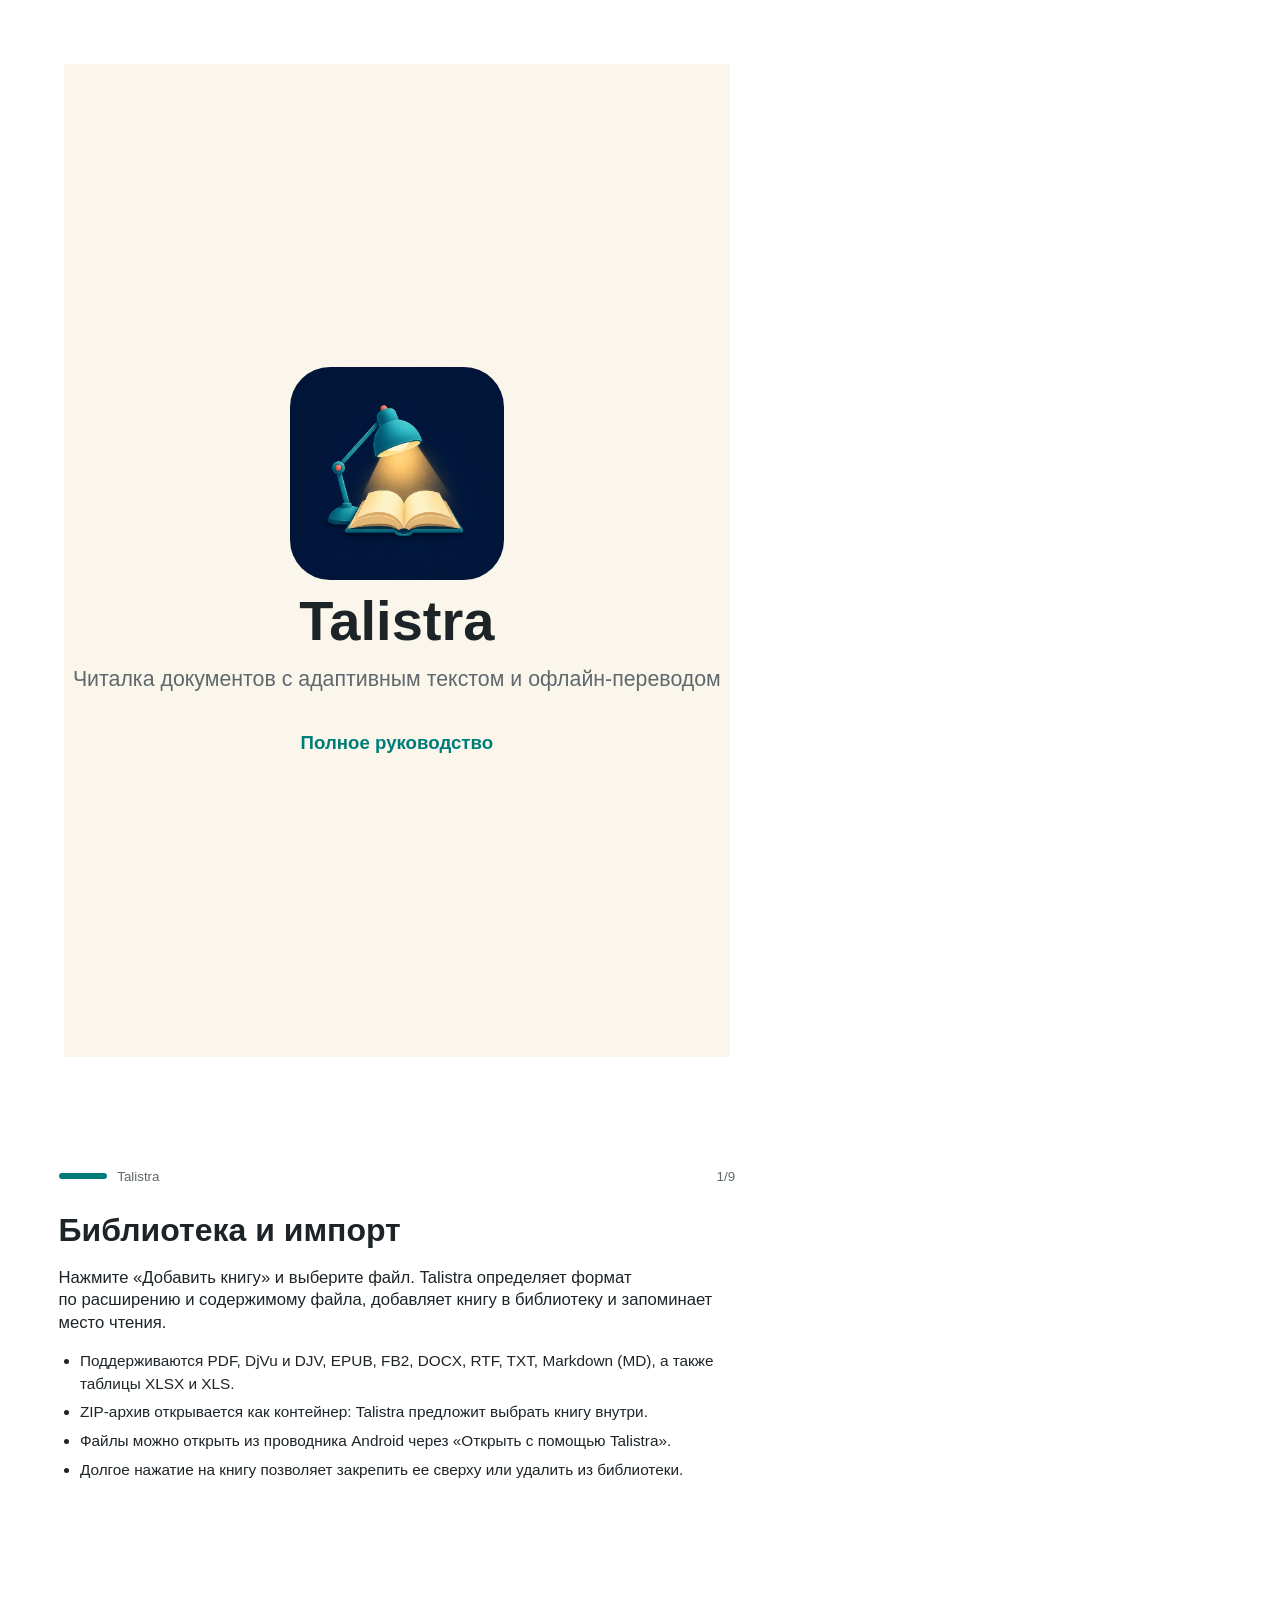
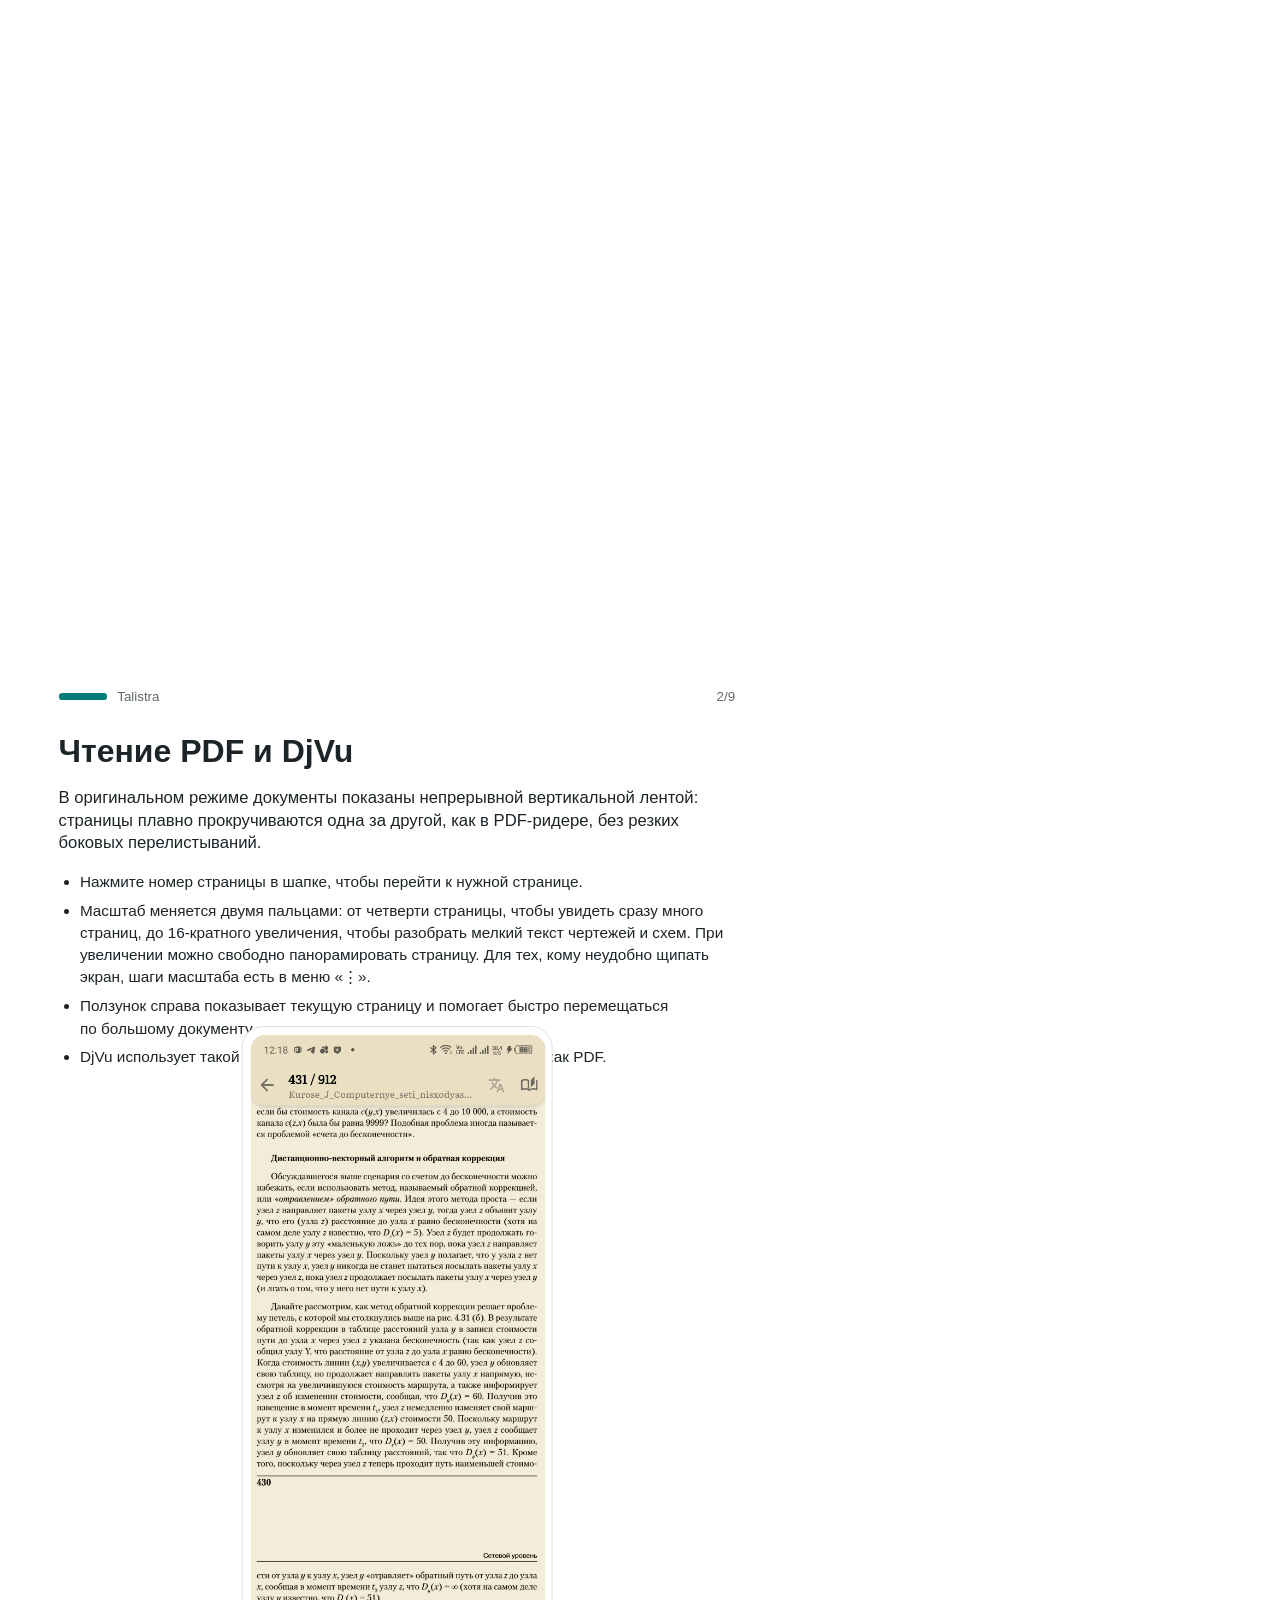
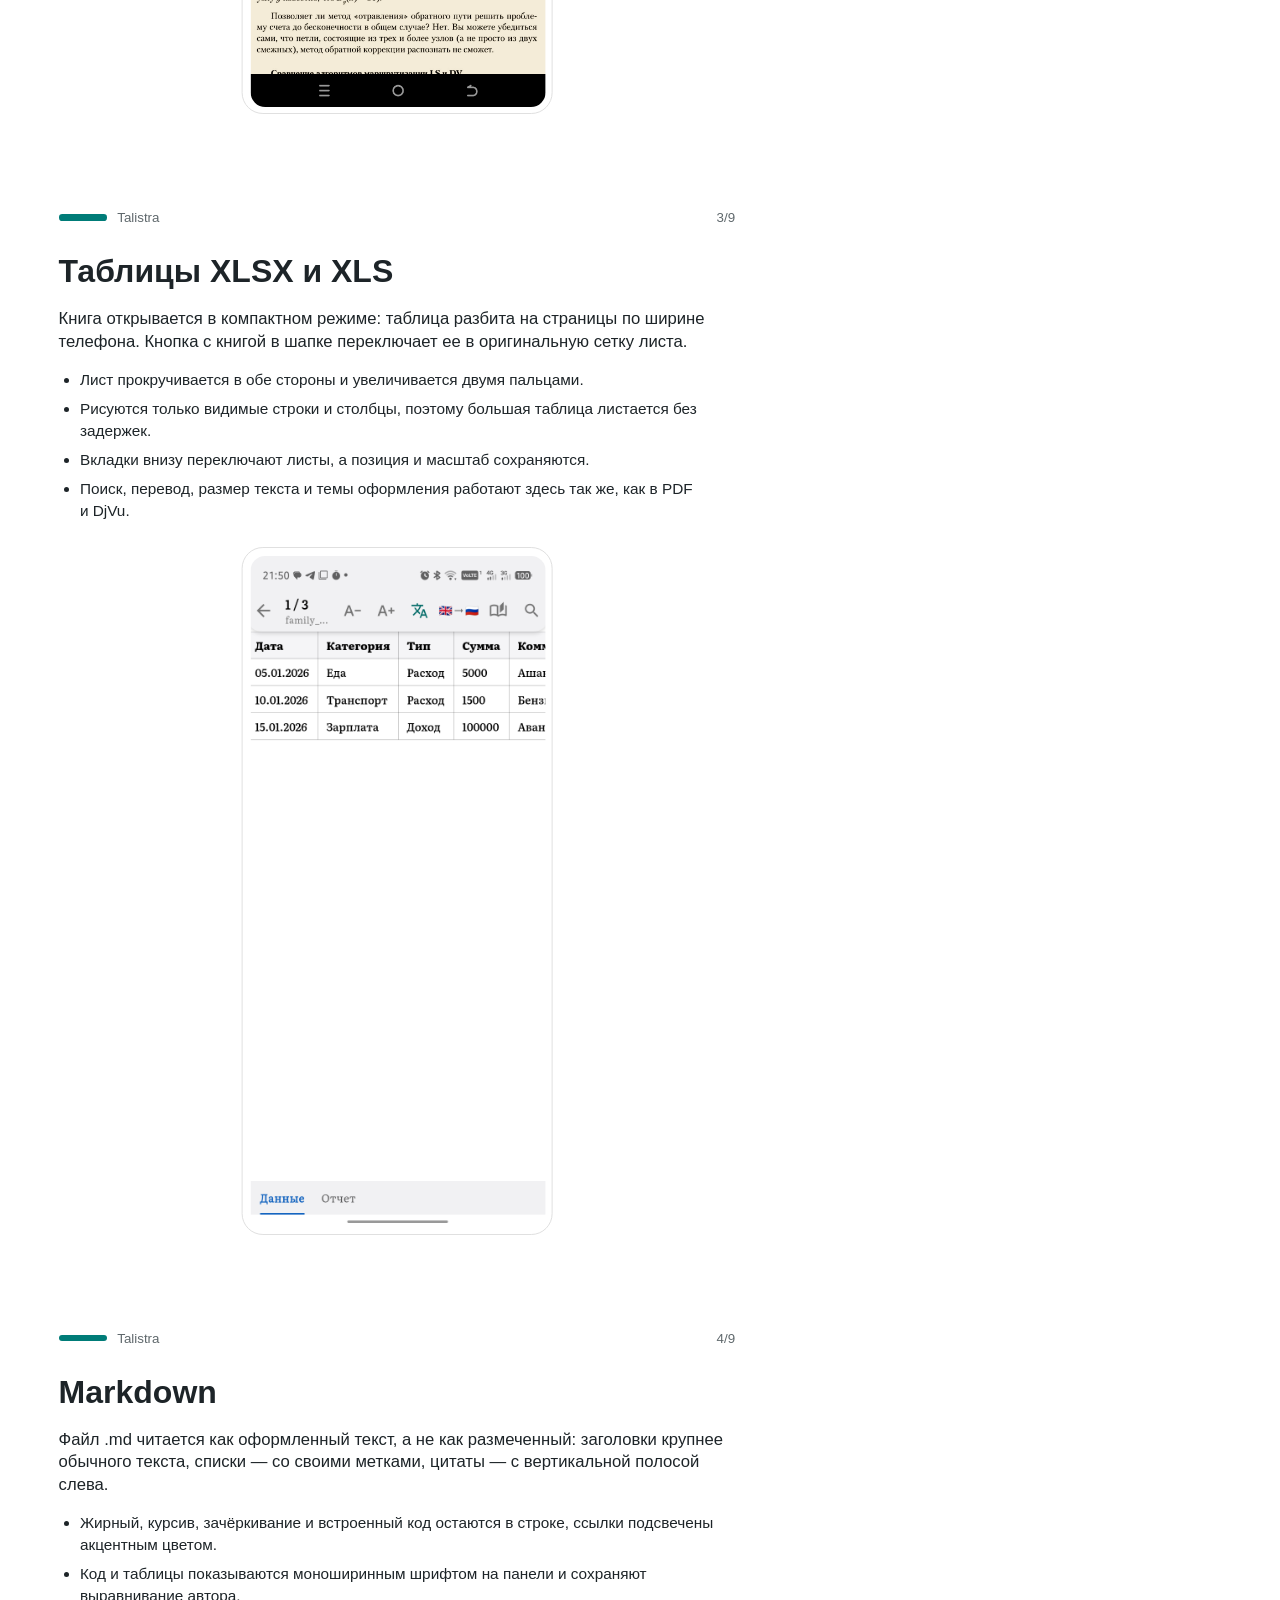
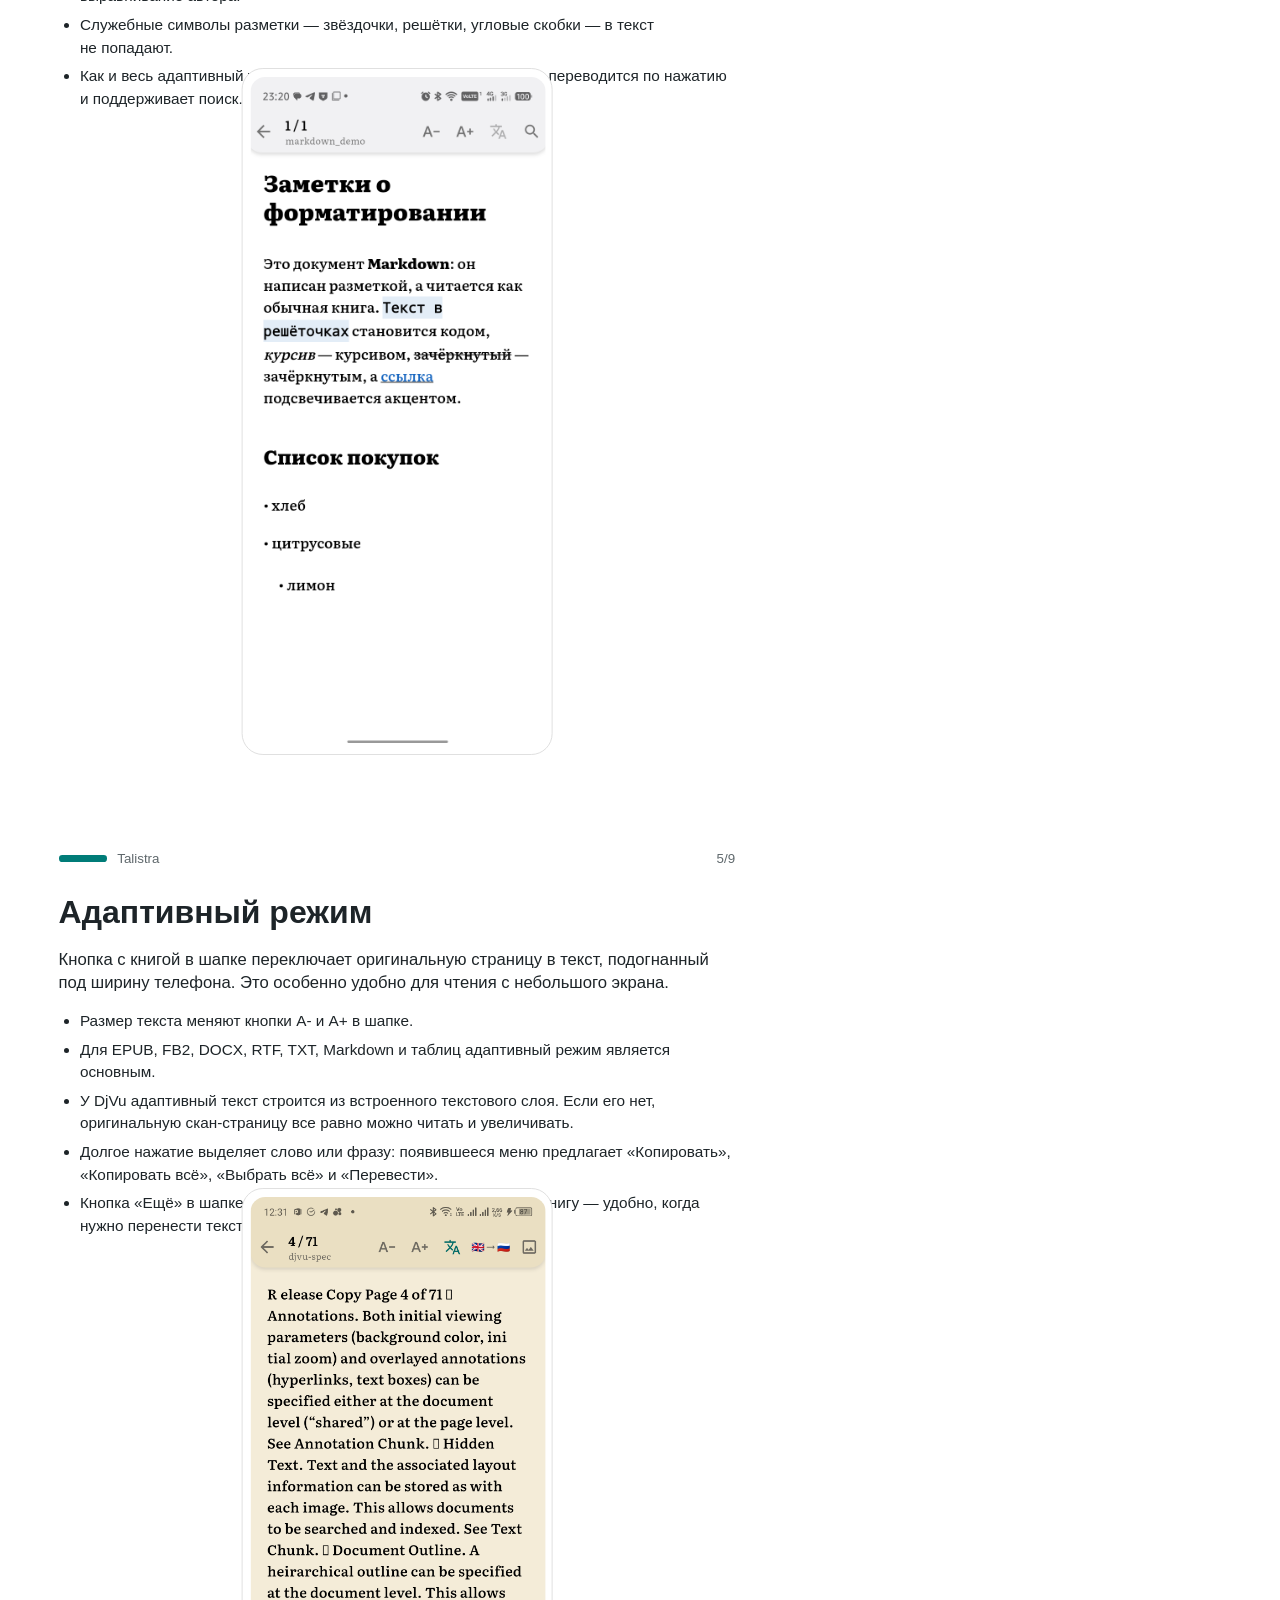
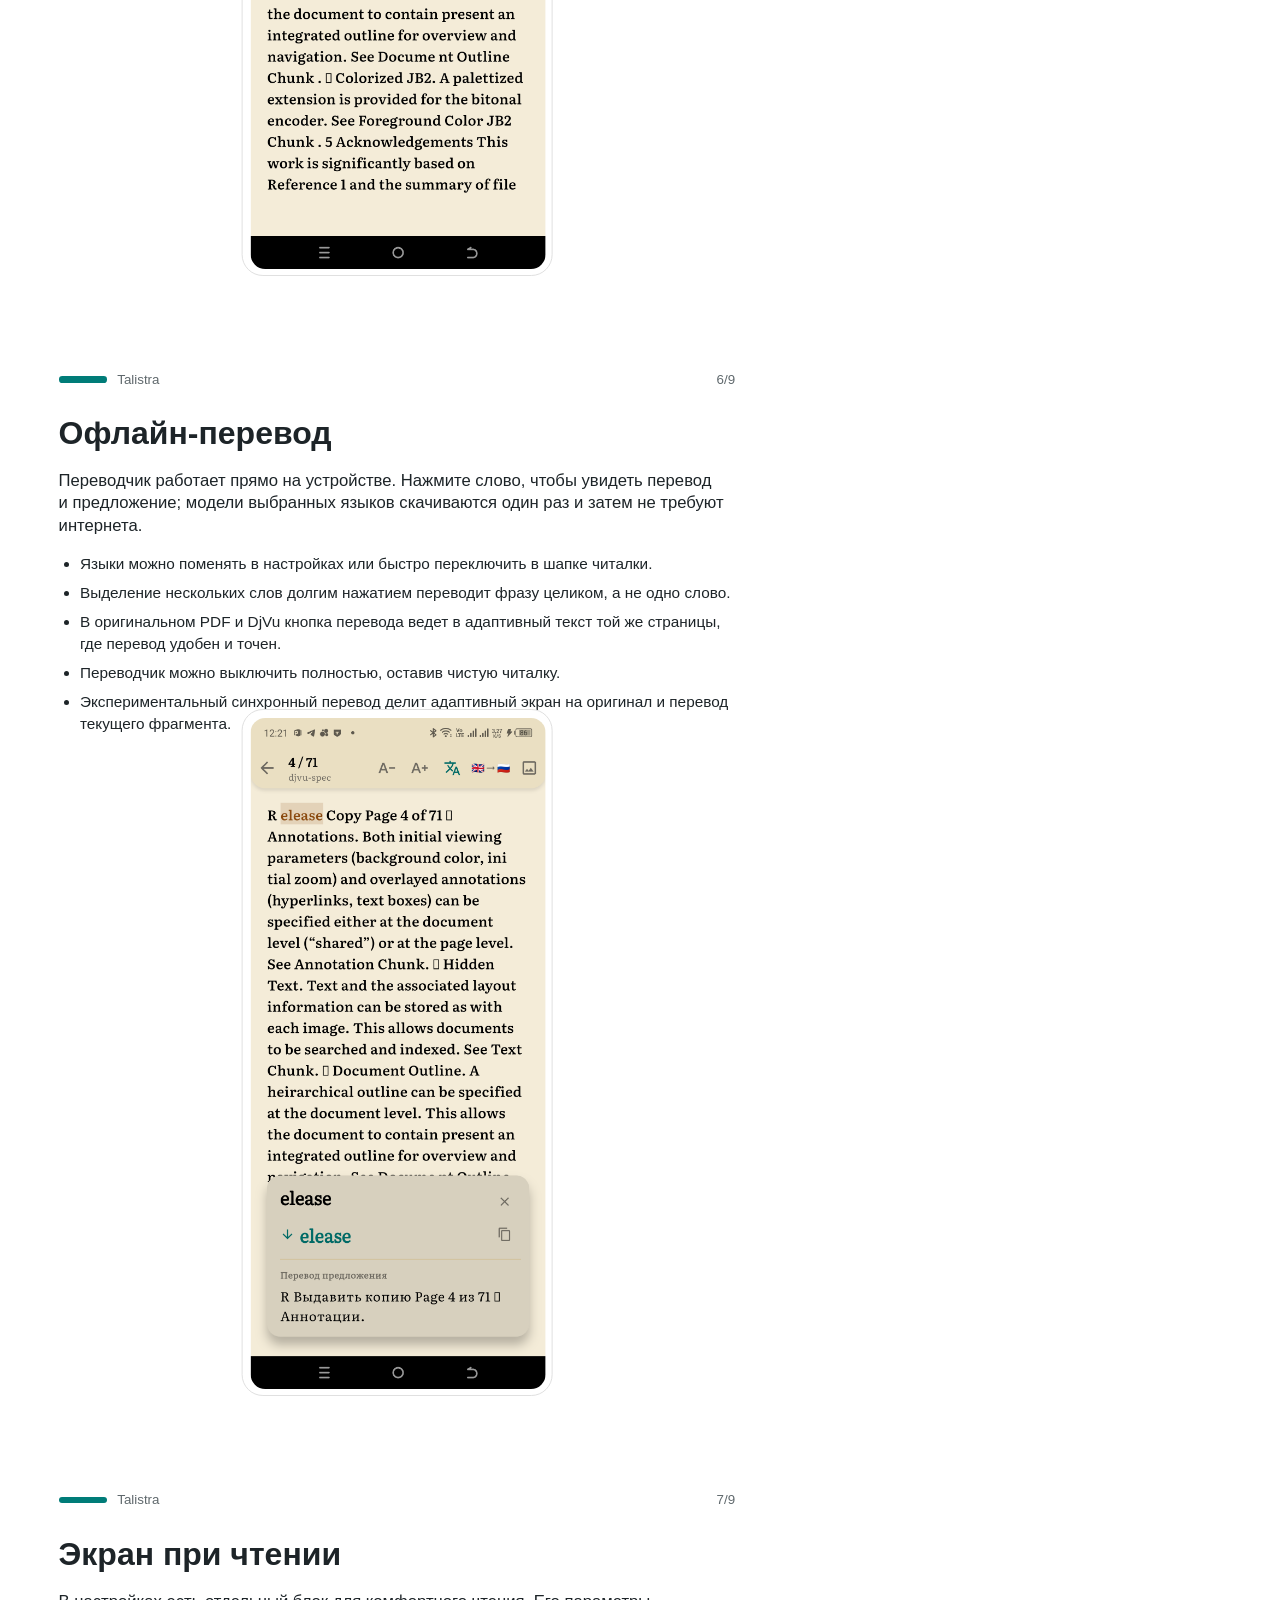
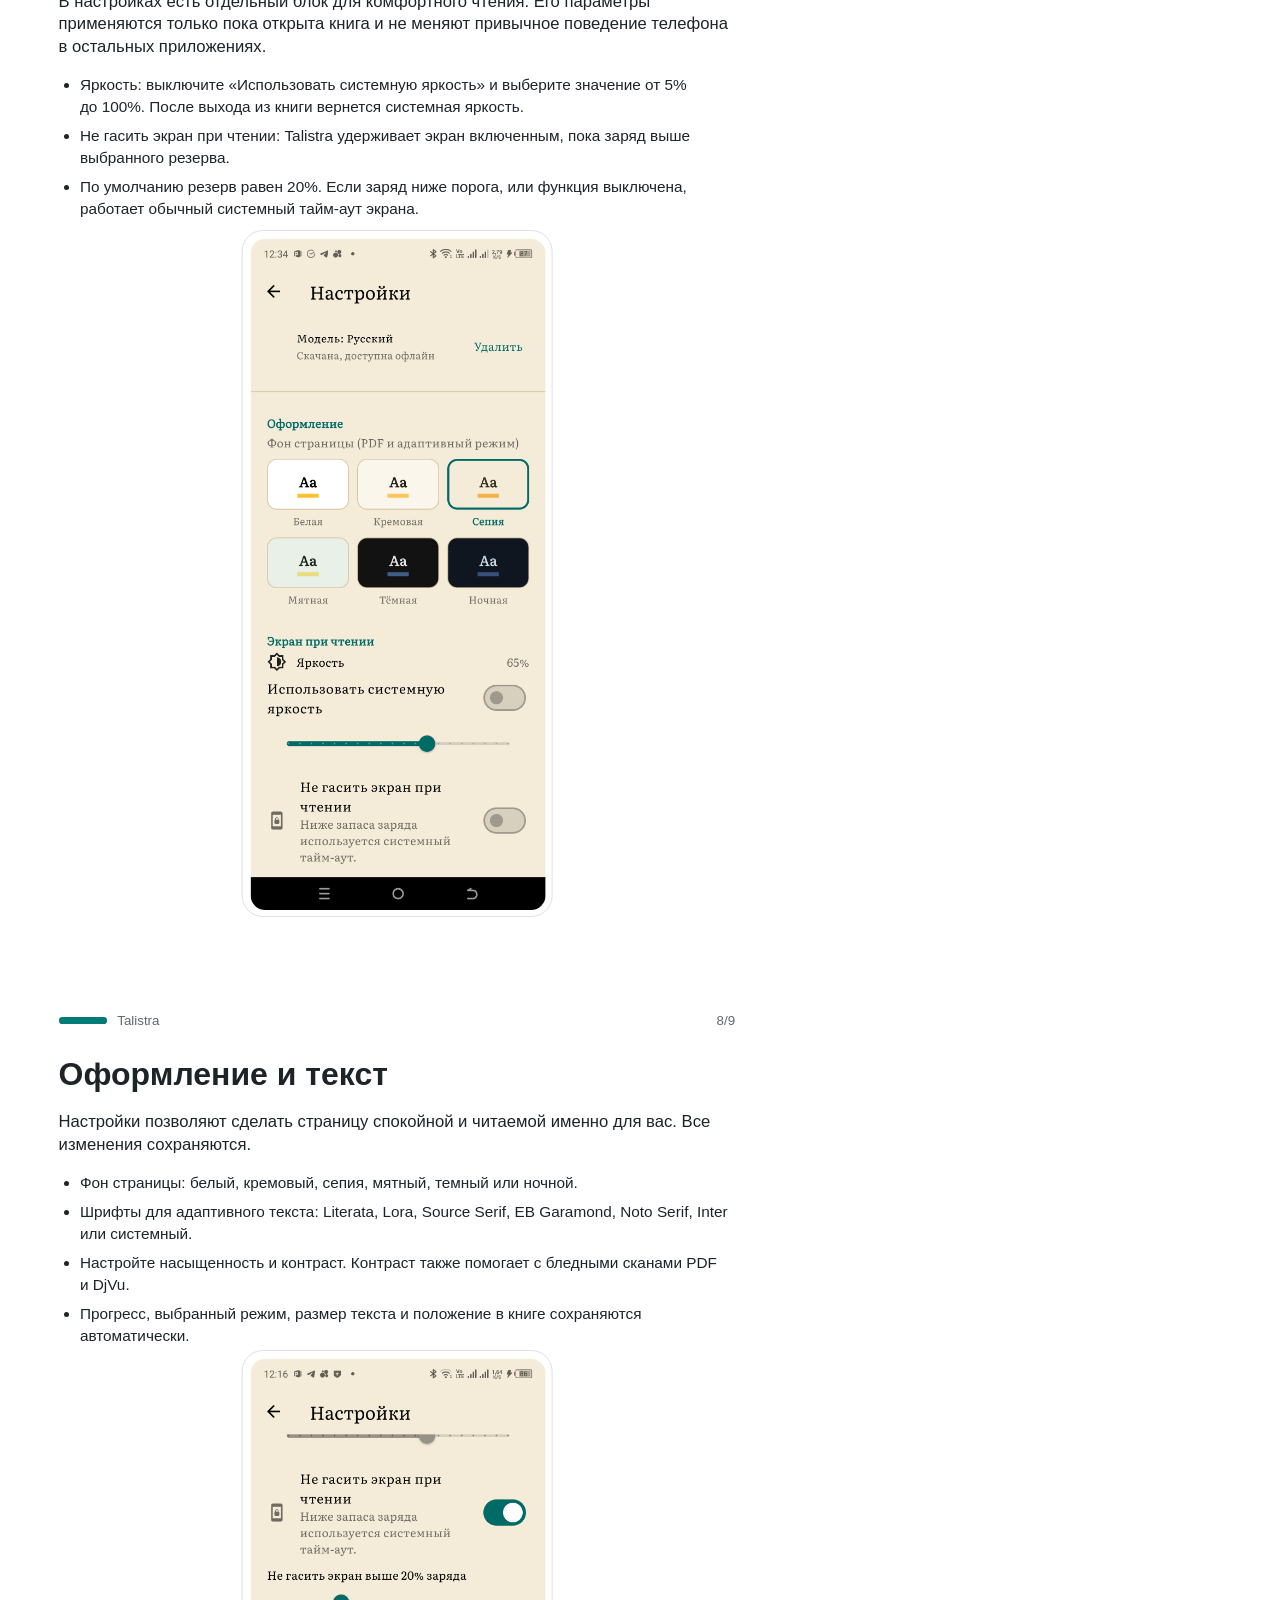
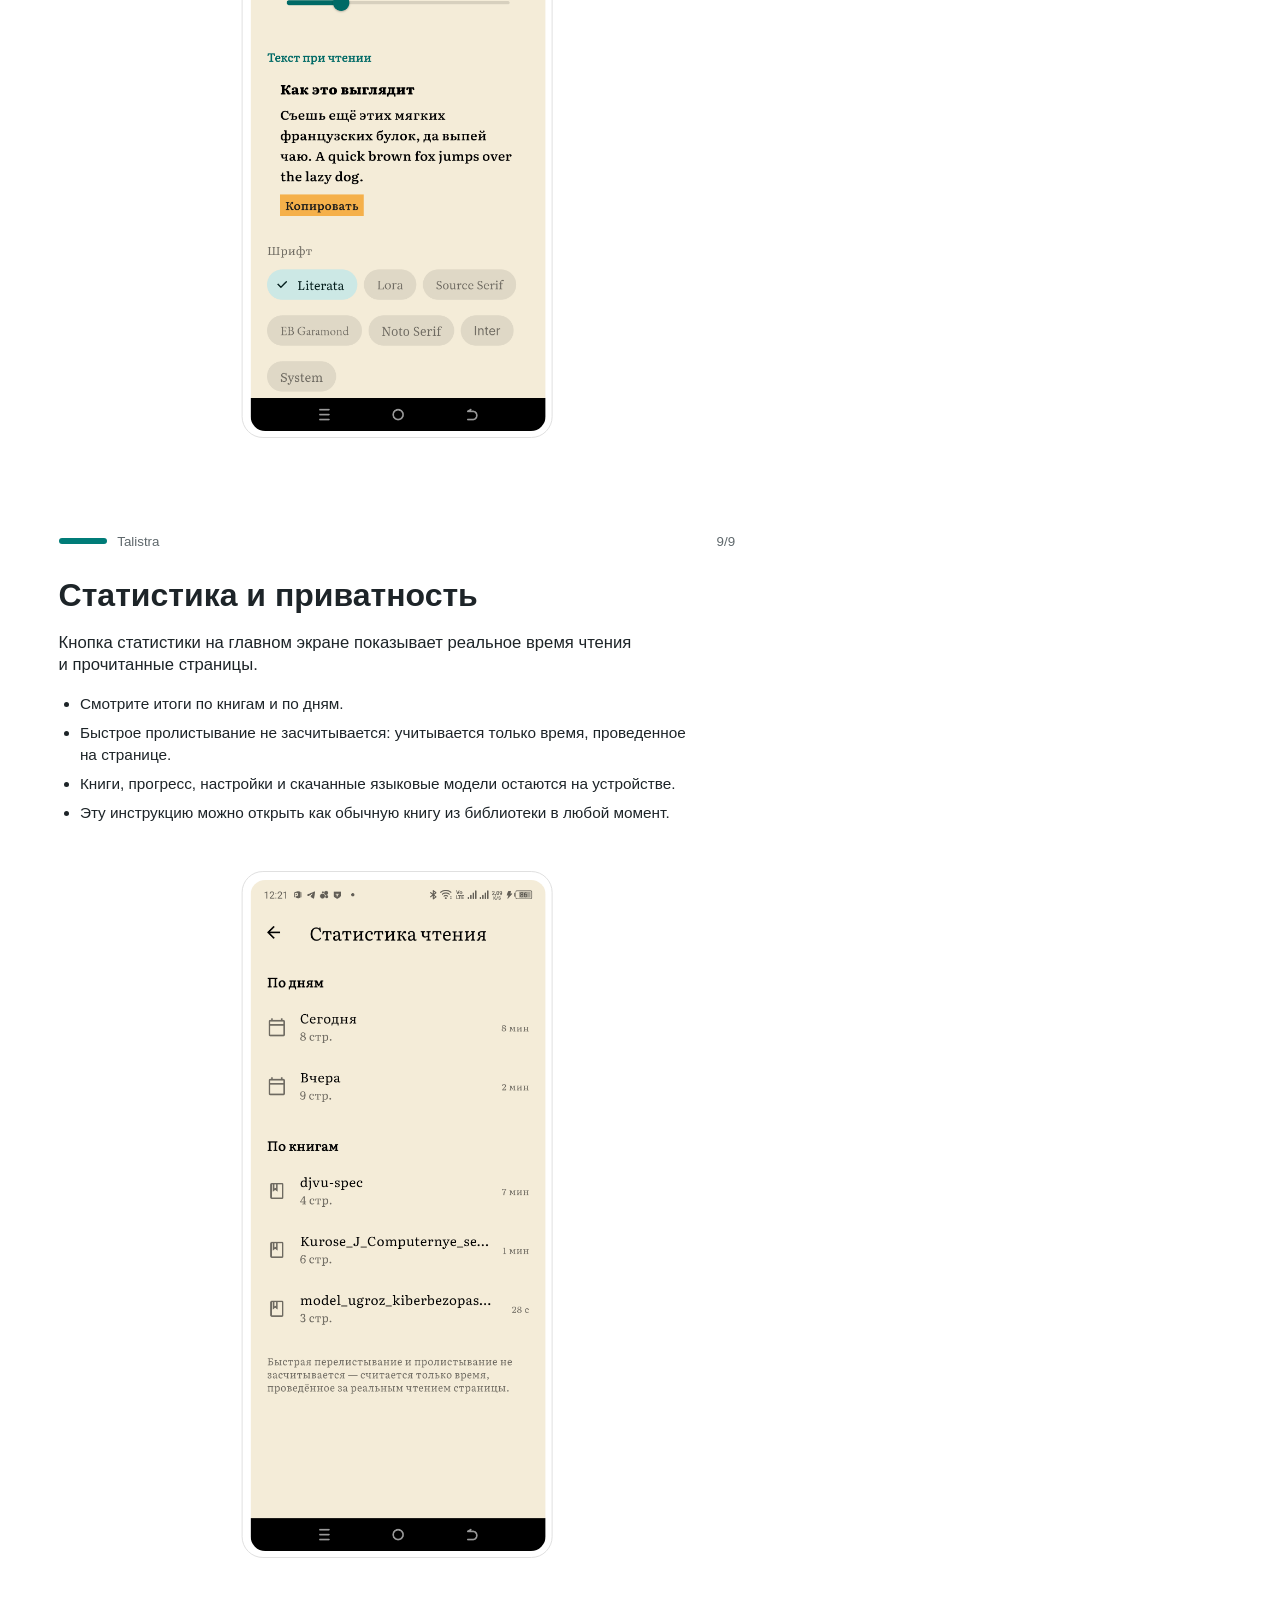
<file: tool/instructions/talistra_guide.html>
<!doctype html>
<html lang="ru">
<head>
<meta charset="utf-8">
<title>Talistra — полное руководство</title>
<style>
  @page { size: A4; margin: 0; }
  * { margin: 0; padding: 0; }
  html, body { background: #fff; }
  body {
    font-family: Arial, "Helvetica Neue", Helvetica, sans-serif;
    color: #1d2428;
    -webkit-print-color-adjust: exact;
  }
  .page {
    position: relative;
    width: 210mm;
    height: 296.5mm;
    padding: 12.7mm 15.5mm;
    box-sizing: border-box;
    page-break-after: always;
    overflow: hidden;
  }
  .cover-card {
    position: absolute;
    inset: 16.9mm;
    background: #fbf6ec;
    display: flex;
    flex-direction: column;
    align-items: center;
    justify-content: center;
    text-align: center;
  }
  .cover-card .logo { width: 160pt; height: 160pt; border-radius: 30pt; }
  .cover-card h1 { margin-top: 6pt; font-size: 42pt; font-weight: bold; }
  .cover-card .tagline { margin-top: 10pt; font-size: 16pt; color: #5f686c; }
  .cover-card .kind { margin-top: 30pt; font-size: 14pt; font-weight: bold; color: #007c78; }

  header { display: flex; align-items: center; gap: 8pt; font-size: 10pt; color: #5f686c; }
  header .mark { width: 36pt; height: 5pt; border-radius: 2.5pt; background: #007c78; }
  header .no { margin-left: auto; }

  h2 { margin-top: 22pt; font-size: 24pt; font-weight: bold; line-height: 1.1; }
  .lead { margin-top: 14pt; font-size: 12.5pt; line-height: 1.35; }
  ul { margin-top: 12pt; padding-left: 16pt; font-size: 11.5pt; line-height: 1.45; }
  li { margin-top: 5pt; }

  .shot {
    position: absolute;
    left: 50%;
    bottom: 12.7mm;
    transform: translateX(-50%);
    width: 233.08pt;
    height: 515.57pt;
    padding: 6pt;
    box-sizing: border-box;
    background: #fff;
    border: 1pt solid #e0e0e0;
    border-radius: 16pt;
  }
  .shot img {
    display: block;
    width: 221.08pt;
    height: 503.57pt;
    border-radius: 11pt;
    object-fit: cover;
    object-position: top;
  }
</style>
</head>
<body>

<section class="page">
  <div class="cover-card">
    <img class="logo" src="../../assets/branding/litra-launcher.png" alt="">
    <h1>Talistra</h1>
    <p class="tagline">Читалка документов с&nbsp;адаптивным текстом и&nbsp;офлайн-переводом</p>
    <p class="kind">Полное руководство</p>
  </div>
</section>

<section class="page">
  <header><span class="mark"></span><span>Talistra</span><span class="no">1/9</span></header>
  <h2>Библиотека и&nbsp;импорт</h2>
  <p class="lead">Нажмите «Добавить книгу» и&nbsp;выберите файл. Talistra определяет формат по&nbsp;расширению и&nbsp;содержимому файла, добавляет книгу в&nbsp;библиотеку и&nbsp;запоминает место чтения.</p>
  <ul>
    <li>Поддерживаются PDF, DjVu и&nbsp;DJV, EPUB, FB2, DOCX, RTF, TXT, Markdown&nbsp;(MD), а&nbsp;также таблицы XLSX и&nbsp;XLS.</li>
    <li>ZIP-архив открывается как контейнер: Talistra предложит выбрать книгу внутри.</li>
    <li>Файлы можно открыть из&nbsp;проводника Android через «Открыть с&nbsp;помощью Talistra».</li>
    <li>Долгое нажатие на&nbsp;книгу позволяет закрепить ее сверху или удалить из&nbsp;библиотеки.</li>
  </ul>
</section>

<section class="page">
  <header><span class="mark"></span><span>Talistra</span><span class="no">2/9</span></header>
  <h2>Чтение PDF и&nbsp;DjVu</h2>
  <p class="lead">В&nbsp;оригинальном режиме документы показаны непрерывной вертикальной лентой: страницы плавно прокручиваются одна за&nbsp;другой, как в&nbsp;PDF-ридере, без резких боковых перелистываний.</p>
  <ul>
    <li>Нажмите номер страницы в&nbsp;шапке, чтобы перейти к&nbsp;нужной странице.</li>
    <li>Масштаб меняется двумя пальцами: от&nbsp;четверти страницы, чтобы увидеть сразу много страниц, до&nbsp;16-кратного увеличения, чтобы разобрать мелкий текст чертежей и&nbsp;схем. При увеличении можно свободно панорамировать страницу. Для тех, кому неудобно щипать экран, шаги масштаба есть в&nbsp;меню «⋮».</li>
    <li>Ползунок справа показывает текущую страницу и&nbsp;помогает быстро перемещаться по&nbsp;большому документу.</li>
    <li>DjVu использует такой&nbsp;же режим прокрутки, зума и&nbsp;оформления, как PDF.</li>
  </ul>
  <figure class="shot"><img src="../instructions_screenshots/reader_pdf_tecno.png" alt=""></figure>
</section>

<section class="page">
  <header><span class="mark"></span><span>Talistra</span><span class="no">3/9</span></header>
  <h2>Таблицы XLSX и&nbsp;XLS</h2>
  <p class="lead">Книга открывается в&nbsp;компактном режиме: таблица разбита на&nbsp;страницы по&nbsp;ширине телефона. Кнопка с&nbsp;книгой в&nbsp;шапке переключает ее&nbsp;в&nbsp;оригинальную сетку листа.</p>
  <ul>
    <li>Лист прокручивается в&nbsp;обе стороны и&nbsp;увеличивается двумя пальцами.</li>
    <li>Рисуются только видимые строки и&nbsp;столбцы, поэтому большая таблица листается без задержек.</li>
    <li>Вкладки внизу переключают листы, а&nbsp;позиция и&nbsp;масштаб сохраняются.</li>
    <li>Поиск, перевод, размер текста и&nbsp;темы оформления работают здесь так&nbsp;же, как в&nbsp;PDF и&nbsp;DjVu.</li>
  </ul>
  <figure class="shot"><img src="../instructions_screenshots/reader_xlsx.png" alt=""></figure>
</section>

<section class="page">
  <header><span class="mark"></span><span>Talistra</span><span class="no">4/9</span></header>
  <h2>Markdown</h2>
  <p class="lead">Файл&nbsp;.md читается как оформленный текст, а&nbsp;не&nbsp;как размеченный: заголовки крупнее обычного текста, списки&nbsp;&mdash; со&nbsp;своими метками, цитаты&nbsp;&mdash; с&nbsp;вертикальной полосой слева.</p>
  <ul>
    <li>Жирный, курсив, зачёркивание и&nbsp;встроенный код остаются в&nbsp;строке, ссылки подсвечены акцентным цветом.</li>
    <li>Код и&nbsp;таблицы показываются моноширинным шрифтом на&nbsp;панели и&nbsp;сохраняют выравнивание автора.</li>
    <li>Служебные символы разметки&nbsp;— звёздочки, решётки, угловые скобки&nbsp;— в&nbsp;текст не&nbsp;попадают.</li>
    <li>Как и&nbsp;весь адаптивный текст, Markdown листается по&nbsp;страницам, переводится по&nbsp;нажатию и&nbsp;поддерживает поиск.</li>
  </ul>
  <figure class="shot"><img src="../instructions_screenshots/reader_md_tecno.png" alt=""></figure>
</section>

<section class="page">
  <header><span class="mark"></span><span>Talistra</span><span class="no">5/9</span></header>
  <h2>Адаптивный режим</h2>
  <p class="lead">Кнопка с&nbsp;книгой в&nbsp;шапке переключает оригинальную страницу в&nbsp;текст, подогнанный под ширину телефона. Это особенно удобно для чтения с&nbsp;небольшого экрана.</p>
  <ul>
    <li>Размер текста меняют кнопки A- и&nbsp;A+ в&nbsp;шапке.</li>
    <li>Для EPUB, FB2, DOCX, RTF, TXT, Markdown и&nbsp;таблиц адаптивный режим является основным.</li>
    <li>У&nbsp;DjVu адаптивный текст строится из&nbsp;встроенного текстового слоя. Если его нет, оригинальную скан-страницу все равно можно читать и&nbsp;увеличивать.</li>
    <li>Долгое нажатие выделяет слово или фразу: появившееся меню предлагает «Копировать», «Копировать всё», «Выбрать всё» и&nbsp;«Перевести».</li>
    <li>Кнопка «Ещё» в&nbsp;шапке копирует целиком всю страницу или всю книгу&nbsp;— удобно, когда нужно перенести текст целиком.</li>
  </ul>
  <figure class="shot"><img src="../instructions_screenshots/reader_djvu_tecno.png" alt=""></figure>
</section>

<section class="page">
  <header><span class="mark"></span><span>Talistra</span><span class="no">6/9</span></header>
  <h2>Офлайн-перевод</h2>
  <p class="lead">Переводчик работает прямо на&nbsp;устройстве. Нажмите слово, чтобы увидеть перевод и&nbsp;предложение; модели выбранных языков скачиваются один раз и&nbsp;затем не&nbsp;требуют интернета.</p>
  <ul>
    <li>Языки можно поменять в&nbsp;настройках или быстро переключить в&nbsp;шапке читалки.</li>
    <li>Выделение нескольких слов долгим нажатием переводит фразу целиком, а&nbsp;не&nbsp;одно слово.</li>
    <li>В&nbsp;оригинальном PDF и&nbsp;DjVu кнопка перевода ведет в&nbsp;адаптивный текст той&nbsp;же страницы, где перевод удобен и&nbsp;точен.</li>
    <li>Переводчик можно выключить полностью, оставив чистую читалку.</li>
    <li>Экспериментальный синхронный перевод делит адаптивный экран на&nbsp;оригинал и&nbsp;перевод текущего фрагмента.</li>
  </ul>
  <figure class="shot"><img src="../instructions_screenshots/reader_translate_tecno.png" alt=""></figure>
</section>

<section class="page">
  <header><span class="mark"></span><span>Talistra</span><span class="no">7/9</span></header>
  <h2>Экран при&nbsp;чтении</h2>
  <p class="lead">В&nbsp;настройках есть отдельный блок для комфортного чтения. Его параметры применяются только пока открыта книга и&nbsp;не&nbsp;меняют привычное поведение телефона в&nbsp;остальных приложениях.</p>
  <ul>
    <li>Яркость: выключите «Использовать системную яркость» и&nbsp;выберите значение от&nbsp;5% до&nbsp;100%. После выхода из&nbsp;книги вернется системная яркость.</li>
    <li>Не&nbsp;гасить экран при&nbsp;чтении: Talistra удерживает экран включенным, пока заряд выше выбранного резерва.</li>
    <li>По&nbsp;умолчанию резерв равен 20%. Если заряд ниже порога, или функция выключена, работает обычный системный тайм-аут экрана.</li>
  </ul>
  <figure class="shot"><img src="../instructions_screenshots/settings_brightness_tecno.png" alt=""></figure>
</section>

<section class="page">
  <header><span class="mark"></span><span>Talistra</span><span class="no">8/9</span></header>
  <h2>Оформление и&nbsp;текст</h2>
  <p class="lead">Настройки позволяют сделать страницу спокойной и&nbsp;читаемой именно для вас. Все изменения сохраняются.</p>
  <ul>
    <li>Фон страницы: белый, кремовый, сепия, мятный, темный или ночной.</li>
    <li>Шрифты для адаптивного текста: Literata, Lora, Source Serif, EB&nbsp;Garamond, Noto Serif, Inter или системный.</li>
    <li>Настройте насыщенность и&nbsp;контраст. Контраст также помогает с&nbsp;бледными сканами PDF и&nbsp;DjVu.</li>
    <li>Прогресс, выбранный режим, размер текста и&nbsp;положение в&nbsp;книге сохраняются автоматически.</li>
  </ul>
  <figure class="shot"><img src="../instructions_screenshots/settings_tecno.png" alt=""></figure>
</section>

<section class="page">
  <header><span class="mark"></span><span>Talistra</span><span class="no">9/9</span></header>
  <h2>Статистика и&nbsp;приватность</h2>
  <p class="lead">Кнопка статистики на&nbsp;главном экране показывает реальное время чтения и&nbsp;прочитанные страницы.</p>
  <ul>
    <li>Смотрите итоги по&nbsp;книгам и&nbsp;по&nbsp;дням.</li>
    <li>Быстрое пролистывание не&nbsp;засчитывается: учитывается только время, проведенное на&nbsp;странице.</li>
    <li>Книги, прогресс, настройки и&nbsp;скачанные языковые модели остаются на&nbsp;устройстве.</li>
    <li>Эту инструкцию можно открыть как обычную книгу из&nbsp;библиотеки в&nbsp;любой момент.</li>
  </ul>
  <figure class="shot"><img src="../instructions_screenshots/statistics_tecno.png" alt=""></figure>
</section>

</body>
</html>
</file>
